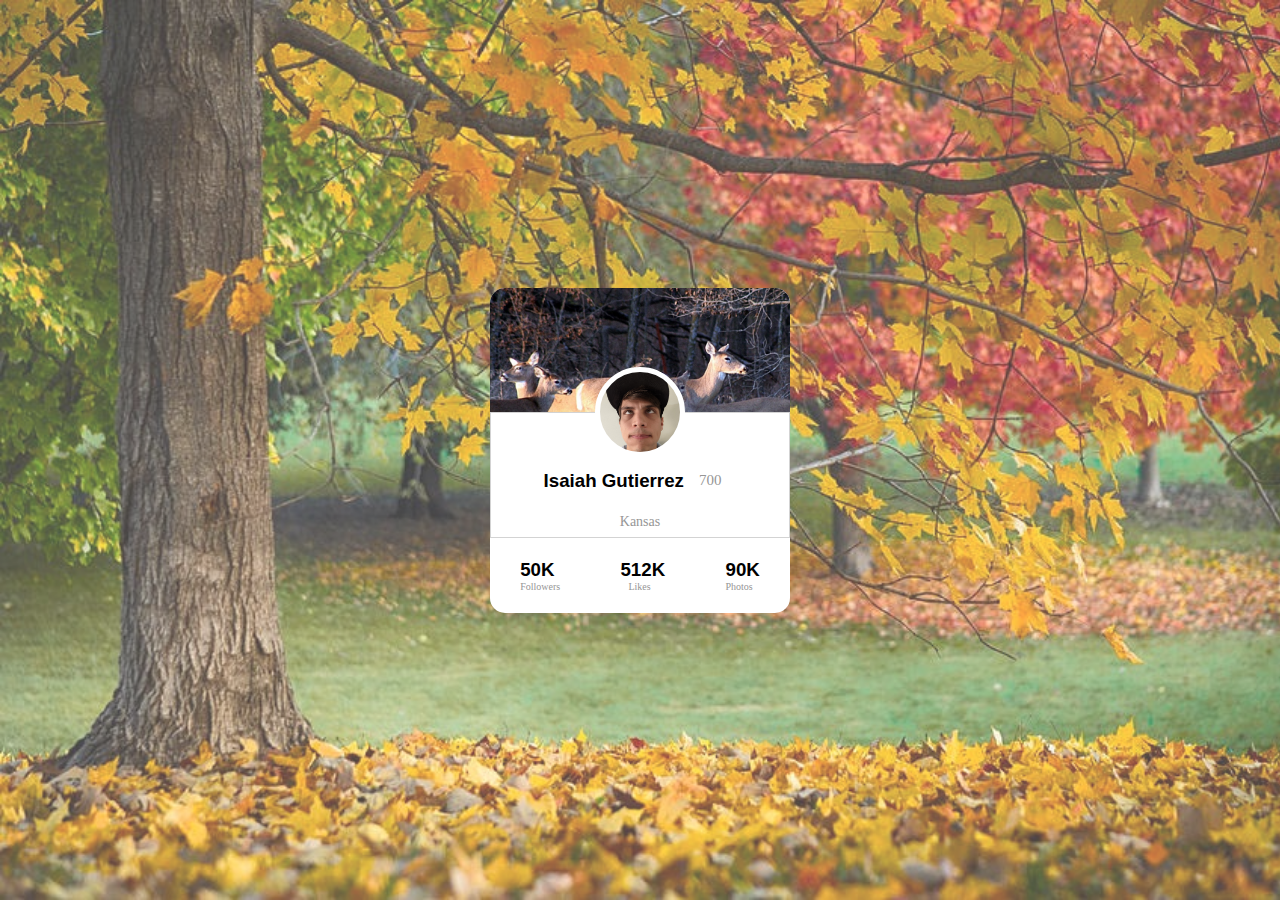
<file: index.html>
<!DOCTYPE html>
<html lang="en">
<head>
    <meta charset="UTF-8">
    <meta http-equiv="X-UA-Compatible" content="IE=edge">
    <meta name="viewport" content="width=device-width, initial-scale=1.0">
    <title>Document</title>
    <link rel="stylesheet" href="style.css">
</head>
<body>
    

    <div class="container">

        <div class="top"></div>

        <div class="middle">

            <div class="circle"></div>

            <div class="middle2">

                <div>
                    <h3 id="full-name">Isaiah Gutierrez</h3>
                </div>

                <div>
                    <p id="age"> <span id="text1">700</span></p>
                </div>

            </div>
                

                <p id="location">Kansas</p>

        </div>
        <div class="footer">

            <div>

                <h3>50K</h3>
                <p>Followers</p>
    
            </div>
            <div>
    
                <h3>512K</h3>
                <p id="text2">Likes</p>
    
            </div>
            <div>
    
                <h3>90K</h3>
                <p>Photos</p>
    
            </div>
    

        </div>

       
    </div>
    <script src="script.js"></script>
</body>
</html>
</file>
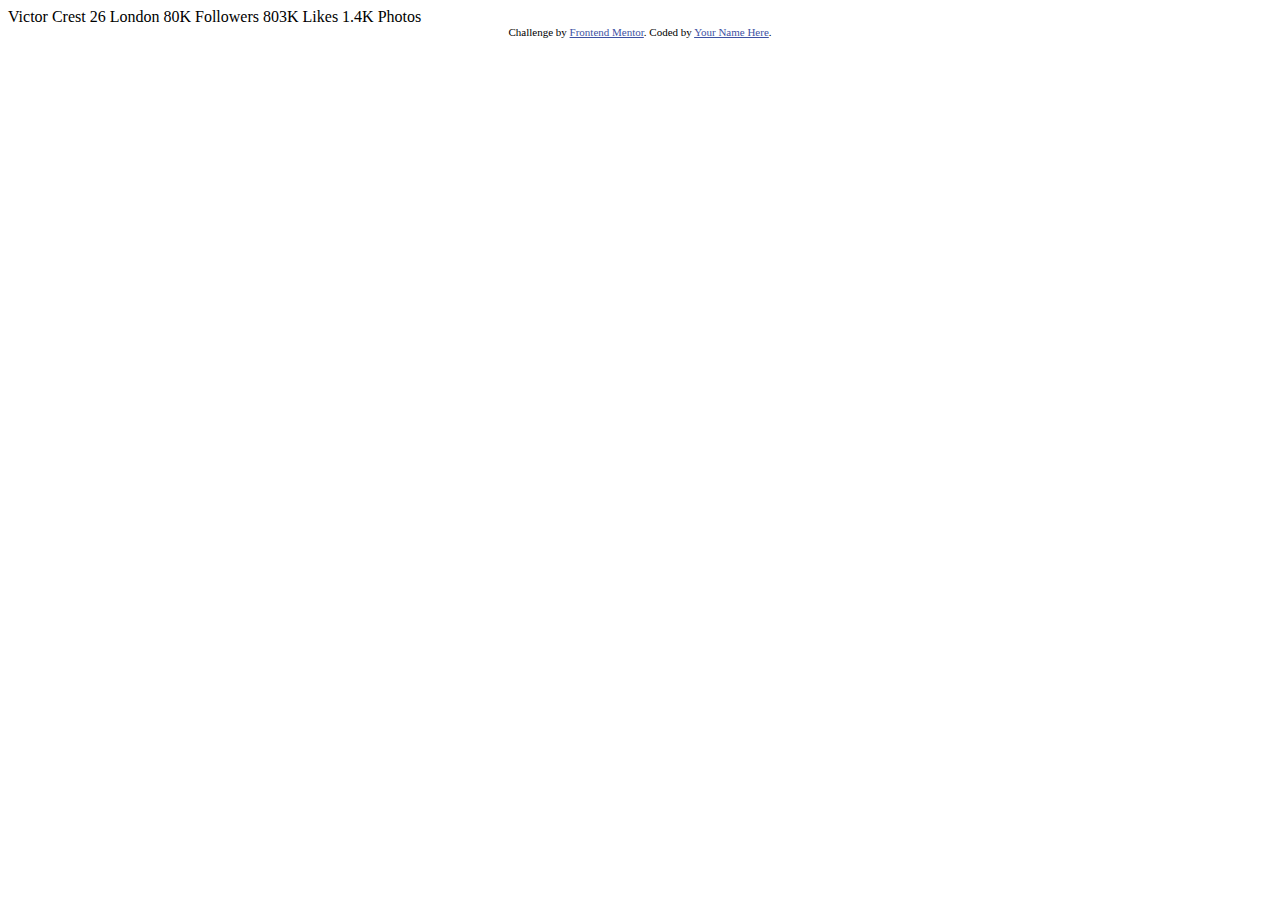
<file: profile-card-component-main/index.html>
<!DOCTYPE html>
<html lang="en">
<head>
  <meta charset="UTF-8">
  <meta name="viewport" content="width=device-width, initial-scale=1.0"> <!-- displays site properly based on user's device -->

  <link rel="icon" type="image/png" sizes="32x32" href="./images/favicon-32x32.png">
  
  <title>Frontend Mentor | Profile card component</title>

  <!-- Feel free to remove these styles or customise in your own stylesheet 👍 -->
  <style>
    .attribution { font-size: 11px; text-align: center; }
    .attribution a { color: hsl(228, 45%, 44%); }
  </style>
</head>
<body>
  Victor Crest
  26
  London

  80K
  Followers

  803K
  Likes

  1.4K
  Photos
  <div class="attribution">
    Challenge by <a href="https://www.frontendmentor.io?ref=challenge" target="_blank">Frontend Mentor</a>. 
    Coded by <a href="#">Your Name Here</a>.
  </div>
</body>
</html>
</file>
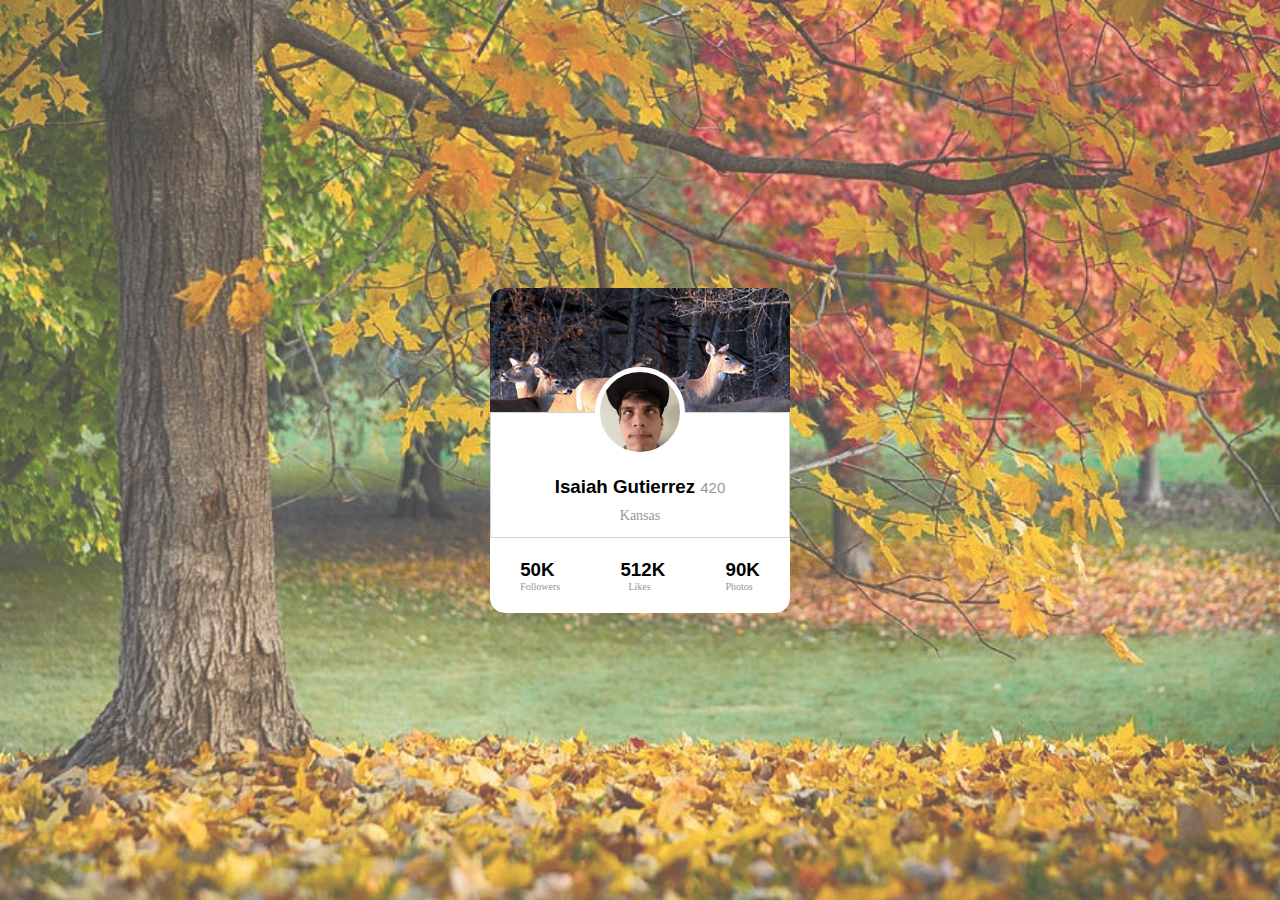
<file: index2.html>
<!DOCTYPE html>
<html lang="en">
<head>
    <meta charset="UTF-8">
    <meta http-equiv="X-UA-Compatible" content="IE=edge">
    <meta name="viewport" content="width=device-width, initial-scale=1.0">
    <title>Document</title>
    <link rel="stylesheet" href="style.css">
</head>
<body>
    

    <div class="container">

        <div class="top"></div>

        <div class="middle">

            <div class="circle"></div>

            <h3>Isaiah Gutierrez <span id="text1">420</span></h3>

            <p>Kansas</p>

        </div>
        <div class="footer">

            <div>

                <h3>50K</h3>
                <p>Followers</p>
    
            </div>
            <div>
    
                <h3>512K</h3>
                <p id="text2">Likes</p>
    
            </div>
            <div>
    
                <h3>90K</h3>
                <p>Photos</p>
    
            </div>
    

        </div>

       
    </div>

</body>
</html>
</file>
<file: style.css>
* {
  margin: 0;
  padding: 0;
  box-sizing: 0;
}

/*  
} */

body {
  position: relative;
  height: 100vh;
  width: 100vw;
  display: flex;
  align-items: center;
  justify-content: center;
  display: flex;
  flex-direction: column;
}

body::before {
  content: "";
  background-image: url("kansas-city-loose-park-fall-19-j.jpg");
  background-repeat: no-repeat;
  background-size: cover;
  position: absolute;
  top: 0px;
  right: 0px;
  bottom: 0px;
  left: 0px;
  opacity: 0.75;
}

.container {
  height: 325px;
  width: 300px;
  position: absolute;
  background: white;
  display: flex;
  flex-direction: column;
  border-radius: 15px;
}

.top {
  height: 125px;
  width: 300px;
  /* background: blue; */
  background-image: url("./deer.jpg");
  background-size: cover;
  border-radius: 15px 15px 0 0;
}

.middle {
  height: 125px;
  width: 298px;
  /* background: limegreen; */
  display: flex;
  flex-direction: column;
  align-items: center;
  justify-content: center;
  border: 1px solid lightgrey;
}

.middle h3 {
  margin-top: 50px;
  font-family: "Kumbh Sans", sans-serif;
}

#text1 {
  color: hsl(0, 0%, 59%);
  font-weight: 400;
  font-size: 15px;
}

.middle p {
  margin-top: 10px;
  color: hsl(0, 0%, 59%);
  font-weight: 400;
  font-size: 14px;
}

.middle2 {
  display: flex;
  justify-content: space-around;
}

.middle2 p {
  margin-top: 37.5px;
  padding: 15px;
}

.circle {
  height: 80px;
  width: 80px;
  position: absolute;
  background: url("./pic4.jpg");
  background-size: cover;
  margin-bottom: 125px;
  border: 5px solid white;
  border-radius: 50px;
  z-index: 1;
}

.footer {
  height: 75px;
  width: 300px;
  /* background: orangered; */
  display: flex;
  justify-content: space-around;
  align-items: center;
}

.footer h3 {
  font-family: "Kumbh Sans", sans-serif;
}

.footer p {
  color: hsl(0, 0%, 59%);
  font-weight: 400;
  font-size: 10px;
}

#text2 {
  margin-left: 8px;
}

.btn {
  height: 50px;
  width: 300px;
  display: flex;
  justify-content: space-around;
  align-items: center;
}


#change1 {
  height: 25px;
  width: 100px;
  background-color: #FFD580; 
  
}

#change2 {
  height: 25px;
  width: 100px;
  background-color: #00FFFF; 
  
}
</file>
